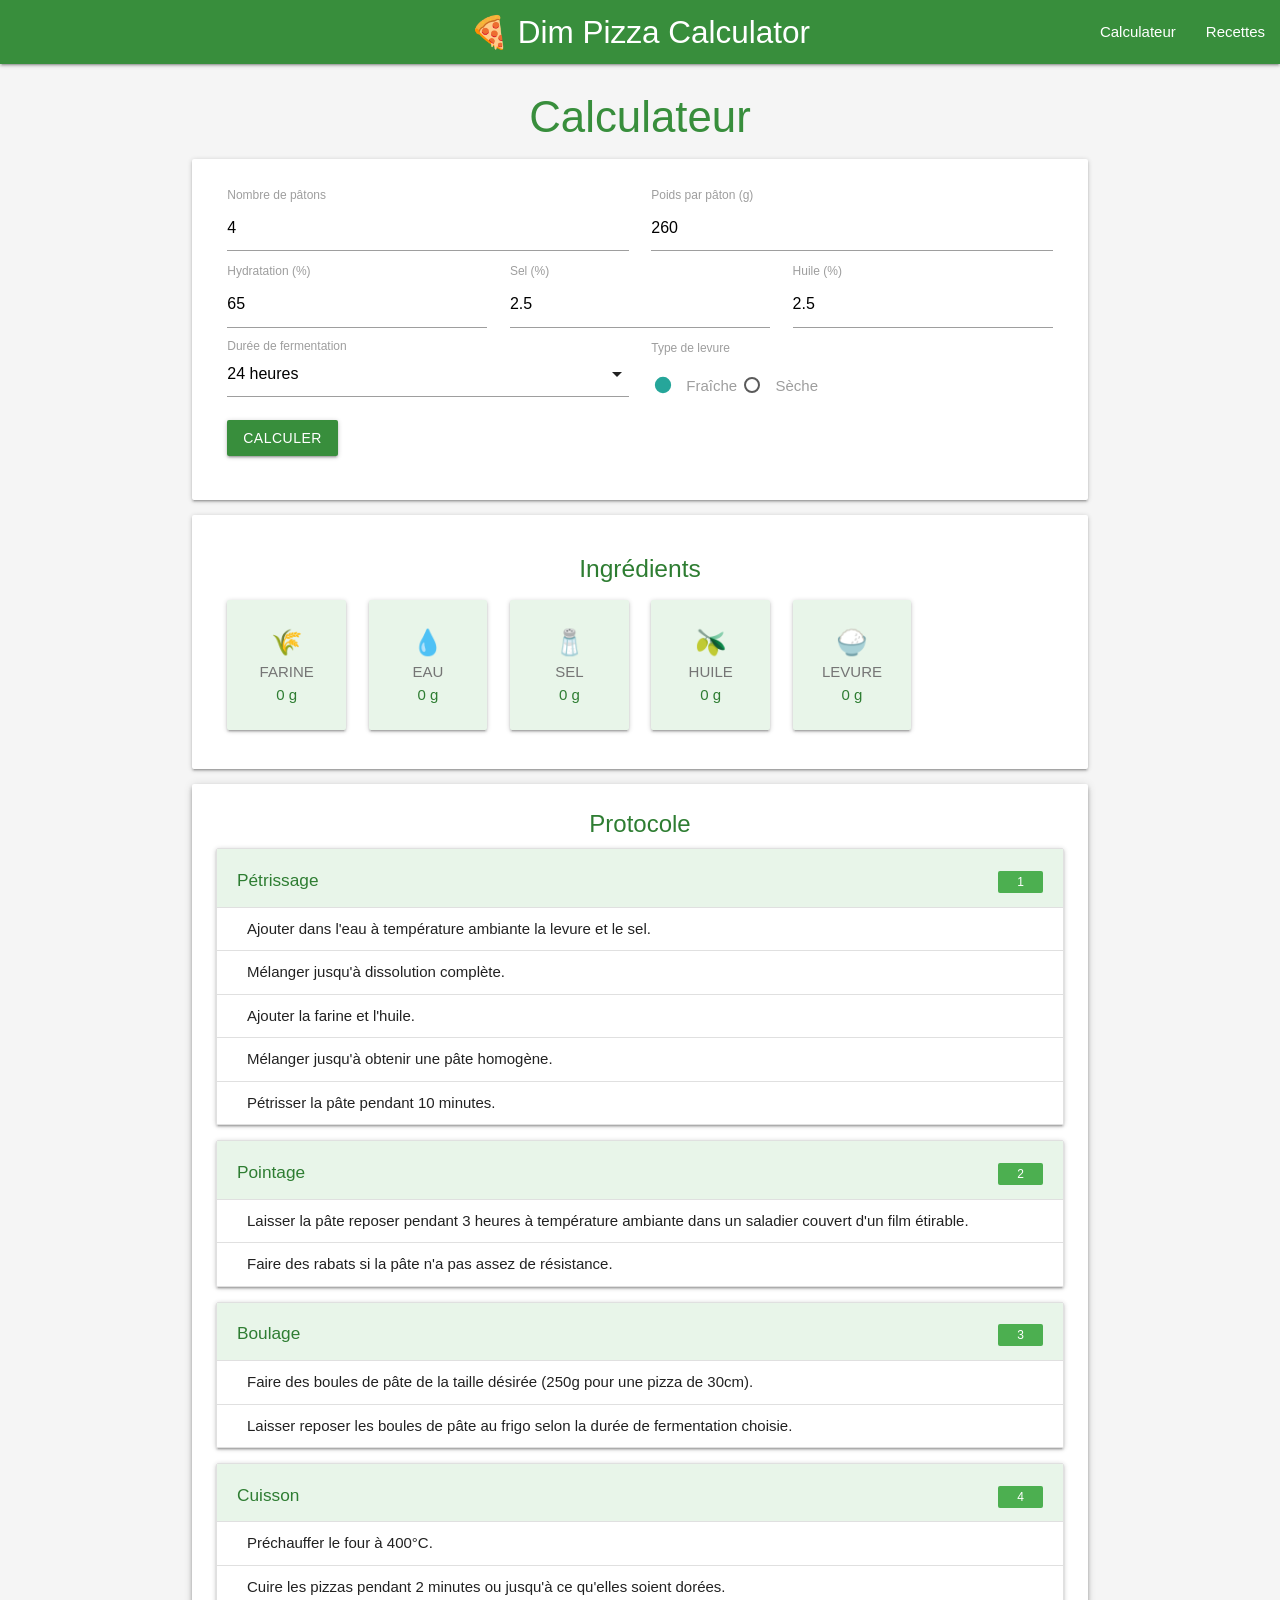
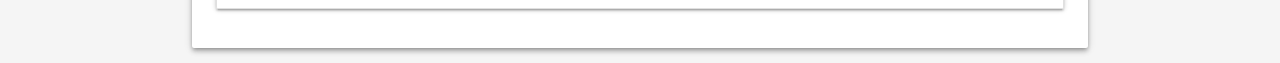
<file: templates/index.html>
<!DOCTYPE html>
<html lang="fr">
<head>
  <meta charset="UTF-8" />
  <meta name="viewport" content="width=device-width, initial-scale=1.0" />
  <title>Dim Pizza Calculator</title>
  <link rel="stylesheet" href="https://cdnjs.cloudflare.com/ajax/libs/materialize/1.0.0/css/materialize.min.css" />
  <link rel="stylesheet" href="https://cdnjs.cloudflare.com/ajax/libs/font-awesome/6.0.0/css/all.min.css" />

</head>
<body class="grey lighten-4">

  <nav class="green darken-2">
    <div class="nav-wrapper">
      <a href="/" class="brand-logo center">🍕 Dim Pizza Calculator</a>
      <a href="#" data-target="mobile-menu" class="sidenav-trigger">
        <i class="fas fa-bars"></i>
      </a>
      <ul class="right hide-on-med-and-down">
        <li><a href="/">Calculateur</a></li>
        <li><a href="/recipes">Recettes</a></li>
      </ul>
    </div>
  </nav>

  <!-- Menu mobile -->
  <ul class="sidenav" id="mobile-menu">
    <li><a href="/">Calculateur</a></li>
    <li><a href="/recipes">Recettes</a></li>
  </ul>

  <div class="container">
    <h3 class="center green-text text-darken-2">Calculateur</h3>

    <div class="card-panel">
      <form id="calc-form">
        <div class="row">
          <div class="col s12 m6">
            <label for="num_balls">Nombre de pâtons</label>
            <input type="number" id="num_balls" value="4" class="validate" />
          </div>

          <div class="col s12 m6">
            <label for="ball_weight">Poids par pâton (g)</label>
            <input type="number" id="ball_weight" value="260" class="validate" />
          </div>

          <div class="col s12 m4">
            <label for="hydration">Hydratation (%)</label>
            <input type="number" id="hydration" value="65" step="0.1" class="validate" />
          </div>

          <div class="col s12 m4">
            <label for="salt_percent">Sel (%)</label>
            <input type="number" id="salt_percent" value="2.5" step="0.1" class="validate" />
          </div>

          <div class="col s12 m4">
            <label for="olive_percent">Huile (%)</label>
            <input type="number" id="olive_percent" value="2.5" step="0.1" class="validate" />
          </div>

          <div class="input-field col s12 m6">
            <select id="fermentation_duration">
              <option value="12">12 heures</option>
              <option value="24" selected>24 heures</option>
              <option value="48">48 heures</option>
            </select>
            <label for="fermentation_duration">Durée de fermentation</label>
          </div>

          <div class="col s12 m6">
            <label>Type de levure</label>
            <p>
              <label>
                <input type="radio" name="yeast_type" value="fresh" checked />
                <span>Fraîche</span>
              </label>
              <label>
                <input type="radio" name="yeast_type" value="dry" />
                <span>Sèche</span>
              </label>
            </p>
          </div>

          <div class="col s12">
            <button class="btn waves-effect waves-light green darken-2" type="submit">
              calculer
            </button>
          </div>
        </div>
      </form>
    </div>

<!-- Résultat ingrédients -->
<div id="ingredient-result" class="card z-depth-1">
  <div class="card-content">
    <h5 class="center-align green-text text-darken-3">Ingrédients</h5>

    <div class="row" style="margin-bottom: 0;">
      <div class="col s12 m6 l4 xl2">
        <div class="card-panel green lighten-5 center-align z-depth-1">
          <div class="green-text text-darken-3 flow-text">🌾</div>
          <div class="grey-text text-darken-1">FARINE</div>
          <div class="green-text text-darken-3">
            <strong><span id="flour">0</span> g</strong>
          </div>
        </div>
      </div>

      <div class="col s12 m6 l4 xl2">
        <div class="card-panel green lighten-5 center-align z-depth-1">
          <div class="green-text text-darken-3 flow-text">💧</div>
          <div class="grey-text text-darken-1">EAU</div>
          <div class="green-text text-darken-3">
            <strong><span id="water">0</span> g</strong>
          </div>
        </div>
      </div>

      <div class="col s12 m6 l4 xl2">
        <div class="card-panel green lighten-5 center-align z-depth-1">
          <div class="green-text text-darken-3 flow-text">🧂</div>
          <div class="grey-text text-darken-1">SEL</div>
          <div class="green-text text-darken-3">
            <strong><span id="salt">0</span> g</strong>
          </div>
        </div>
      </div>

      <div class="col s12 m6 l4 xl2">
        <div class="card-panel green lighten-5 center-align z-depth-1">
          <div class="green-text text-darken-3 flow-text">🫒</div>
          <div class="grey-text text-darken-1">HUILE</div>
          <div class="green-text text-darken-3">
            <strong><span id="olive">0</span> g</strong>
          </div>
        </div>
      </div>

      <div class="col s12 m6 l4 xl2">
        <div class="card-panel green lighten-5 center-align z-depth-1">
          <div class="green-text text-darken-3 flow-text">🍚</div>
          <div class="grey-text text-darken-1">LEVURE</div>
          <div class="green-text text-darken-3">
            <strong><span id="yeast">0</span> g</strong>
          </div>
        </div>
      </div>
    </div>
  </div>
</div>

<div class="card z-depth-2">
  <div class="card-content">
    <span class="card-title center-align green-text text-darken-3">Protocole</span>

    <ul class="collection with-header z-depth-1">
      <li class="collection-header green lighten-5">
        <h6 class="green-text text-darken-3">
          <span class="new badge green" data-badge-caption="">1</span>
          Pétrissage
        </h6>
      </li>
      <li class="collection-item"><strong>Ajouter</strong> dans l'eau à température ambiante la levure et le sel.</li>
      <li class="collection-item"><strong>Mélanger</strong> jusqu'à dissolution complète.</li>
      <li class="collection-item"><strong>Ajouter</strong> la farine et l'huile.</li>
      <li class="collection-item"><strong>Mélanger</strong> jusqu'à obtenir une pâte homogène.</li>
      <li class="collection-item"><strong>Pétrisser</strong> la pâte pendant 10 minutes.</li>
    </ul>

    <ul class="collection with-header z-depth-1">
      <li class="collection-header green lighten-5">
        <h6 class="green-text text-darken-3">
          <span class="new badge green" data-badge-caption="">2</span>
          Pointage
        </h6>
      </li>
      <li class="collection-item"><strong>Laisser</strong> la pâte reposer pendant 3 heures à température ambiante dans un saladier couvert d'un film étirable.</li>
      <li class="collection-item"><strong>Faire</strong> des rabats si la pâte n'a pas assez de résistance.</li>
    </ul>

    <ul class="collection with-header z-depth-1">
      <li class="collection-header green lighten-5">
        <h6 class="green-text text-darken-3">
          <span class="new badge green" data-badge-caption="">3</span>
          Boulage
        </h6>
      </li>
      <li class="collection-item"><strong>Faire</strong> des boules de pâte de la taille désirée (250g pour une pizza de 30cm).</li>
      <li class="collection-item"><strong>Laisser</strong> reposer les boules de pâte au frigo selon la durée de fermentation choisie.</li>
    </ul>

    <ul class="collection with-header z-depth-1">
      <li class="collection-header green lighten-5">
        <h6 class="green-text text-darken-3">
          <span class="new badge green" data-badge-caption="">4</span>
          Cuisson
        </h6>
      </li>
      <li class="collection-item"><strong>Préchauffer</strong> le four à 400°C.</li>
      <li class="collection-item"><strong>Cuire</strong> les pizzas pendant 2 minutes ou jusqu'à ce qu'elles soient dorées.</li>
    </ul>
  </div>
</div>
  </div>

  <script src="https://cdnjs.cloudflare.com/ajax/libs/materialize/1.0.0/js/materialize.min.js"></script>
  <script>
    // Initialiser le sidenav
    const sidenav = document.querySelectorAll('.sidenav');
    M.Sidenav.init(sidenav);
    
    const tabs = document.querySelectorAll('.tabs');
    M.Tabs.init(tabs);

    const selects = document.querySelectorAll('select');
    M.FormSelect.init(selects);


    // Fonction pour afficher un texte dans un élément
    const setText = (id, value) => {
      document.getElementById(id).textContent = value;
    };

    // Lorsque le formulaire est soumis
    document.getElementById("calc-form").addEventListener("submit", async (e) => {
      e.preventDefault(); // Empêcher le rechargement de la page

      // Récupérer les valeurs du formulaire
      const data = {
        num_balls: document.getElementById("num_balls").value || 4,
        ball_weight: document.getElementById("ball_weight").value || 260,
        hydration: document.getElementById("hydration").value || 65,
        salt_percent: document.getElementById("salt_percent").value || 2.5,
        olive_percent: document.getElementById("olive_percent").value || 2.5,
        fermentation_duration: document.getElementById("fermentation_duration").value || 24,
        yeast_type: document.querySelector("input[name='yeast_type']:checked").value || "fresh",
      };

      try {
        // Envoyer les données au serveur
        const res = await fetch("/calculate", {
          method: "POST",
          headers: { "Content-Type": "application/json" },
          body: JSON.stringify(data),
        });

        const result = await res.json();

        if (result.success) {
          // Afficher les résultats
          document.getElementById("ingredient-result").style.display = "block";
          setText("flour", result.dough.flour);
          setText("water", result.dough.water);
          setText("salt", result.dough.salt);
          setText("olive", result.dough.olive);
          setText("yeast", result.dough.yeast);
          setText("num_balls", result.num_balls);
          setText("ball_weight", result.ball_weight);
        } else {
          alert("Erreur : " + result.error);
        }
      } catch (err) {
        alert("Erreur réseau");
      }
    });
  </script>
</body>
</html>
</file>
